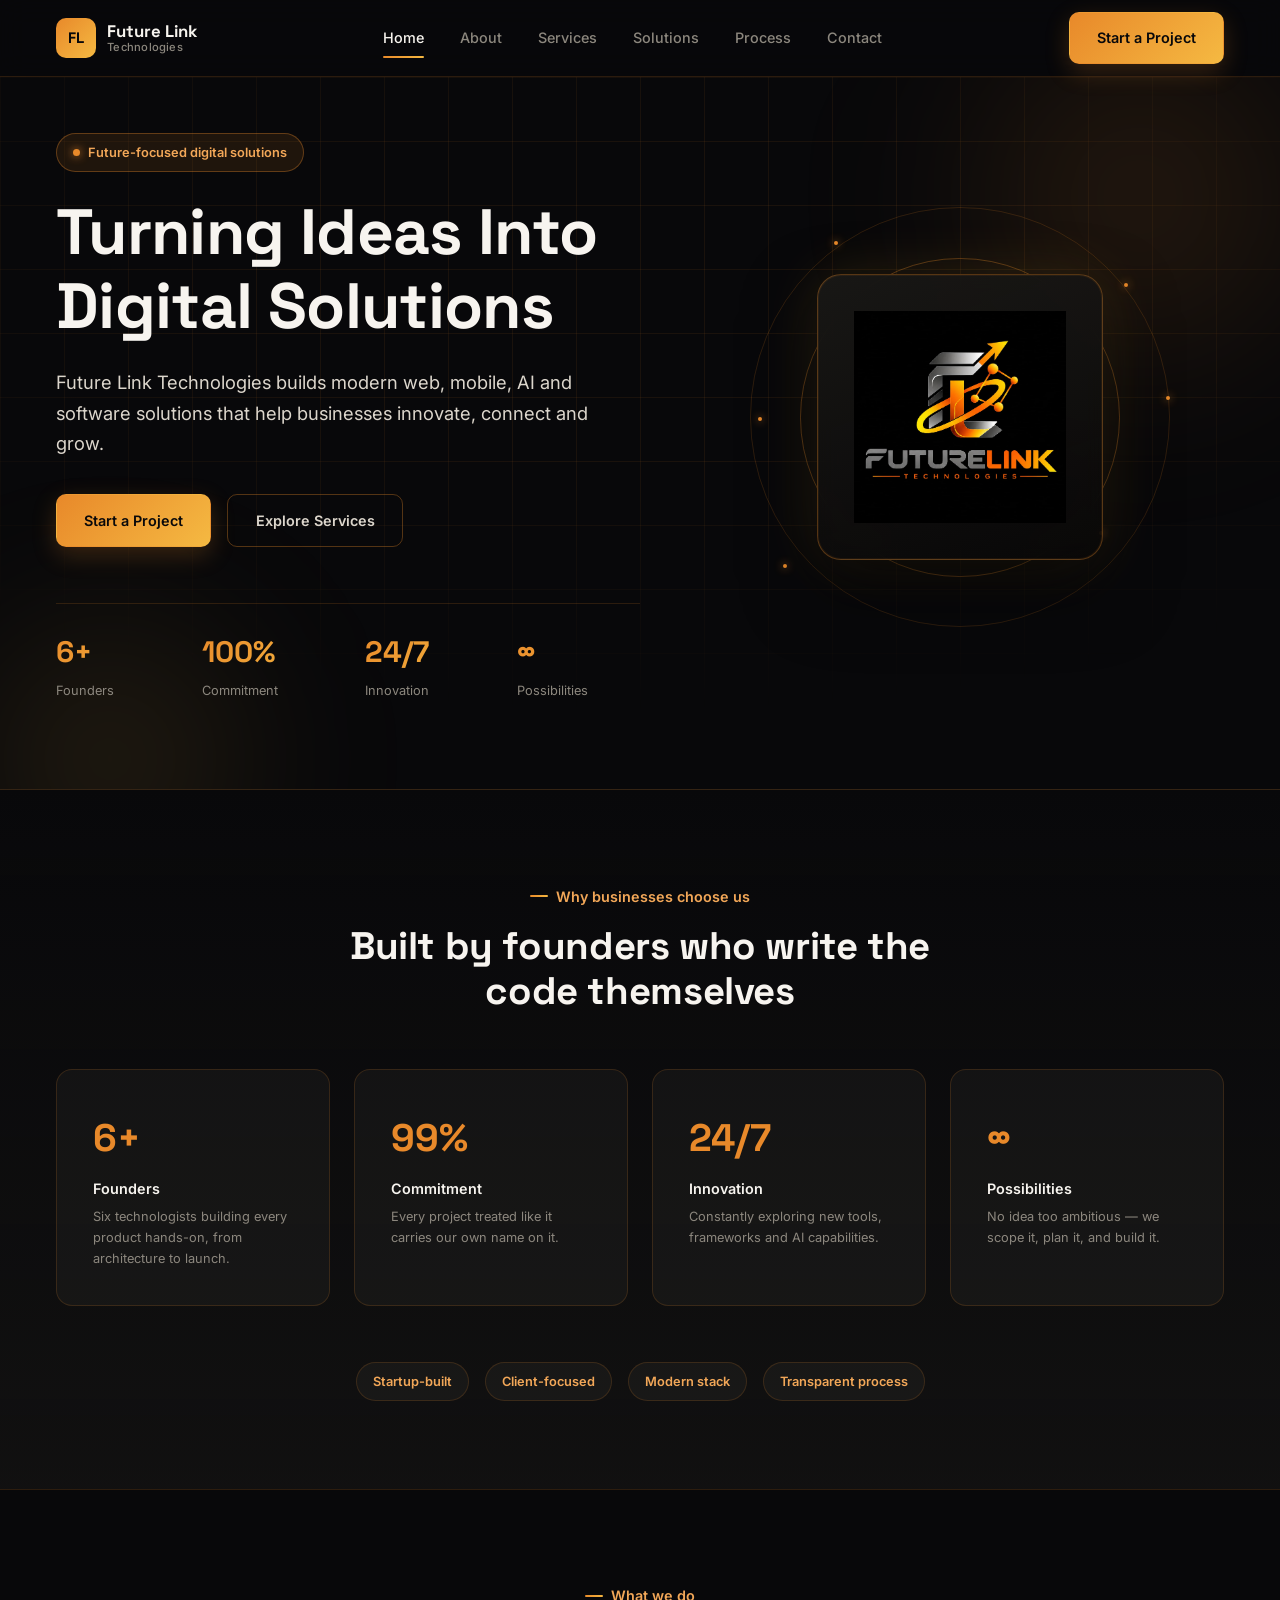
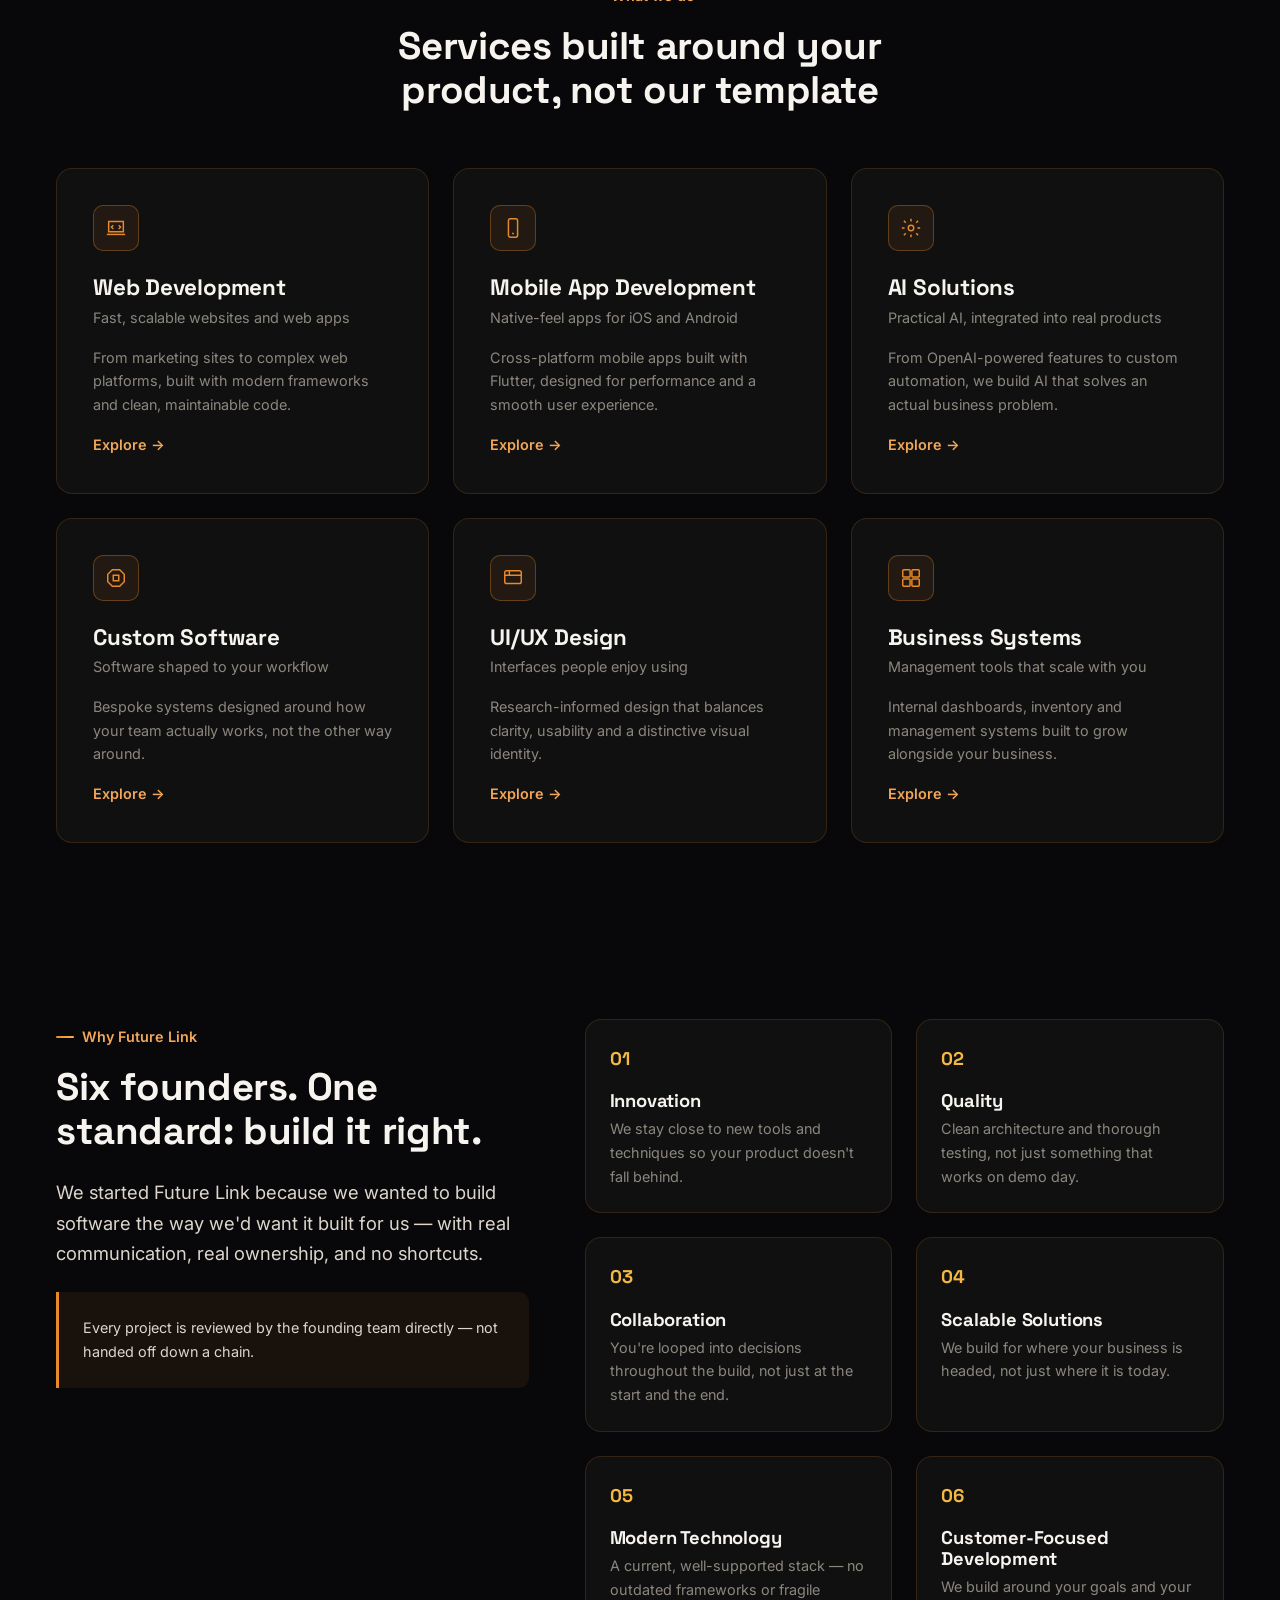
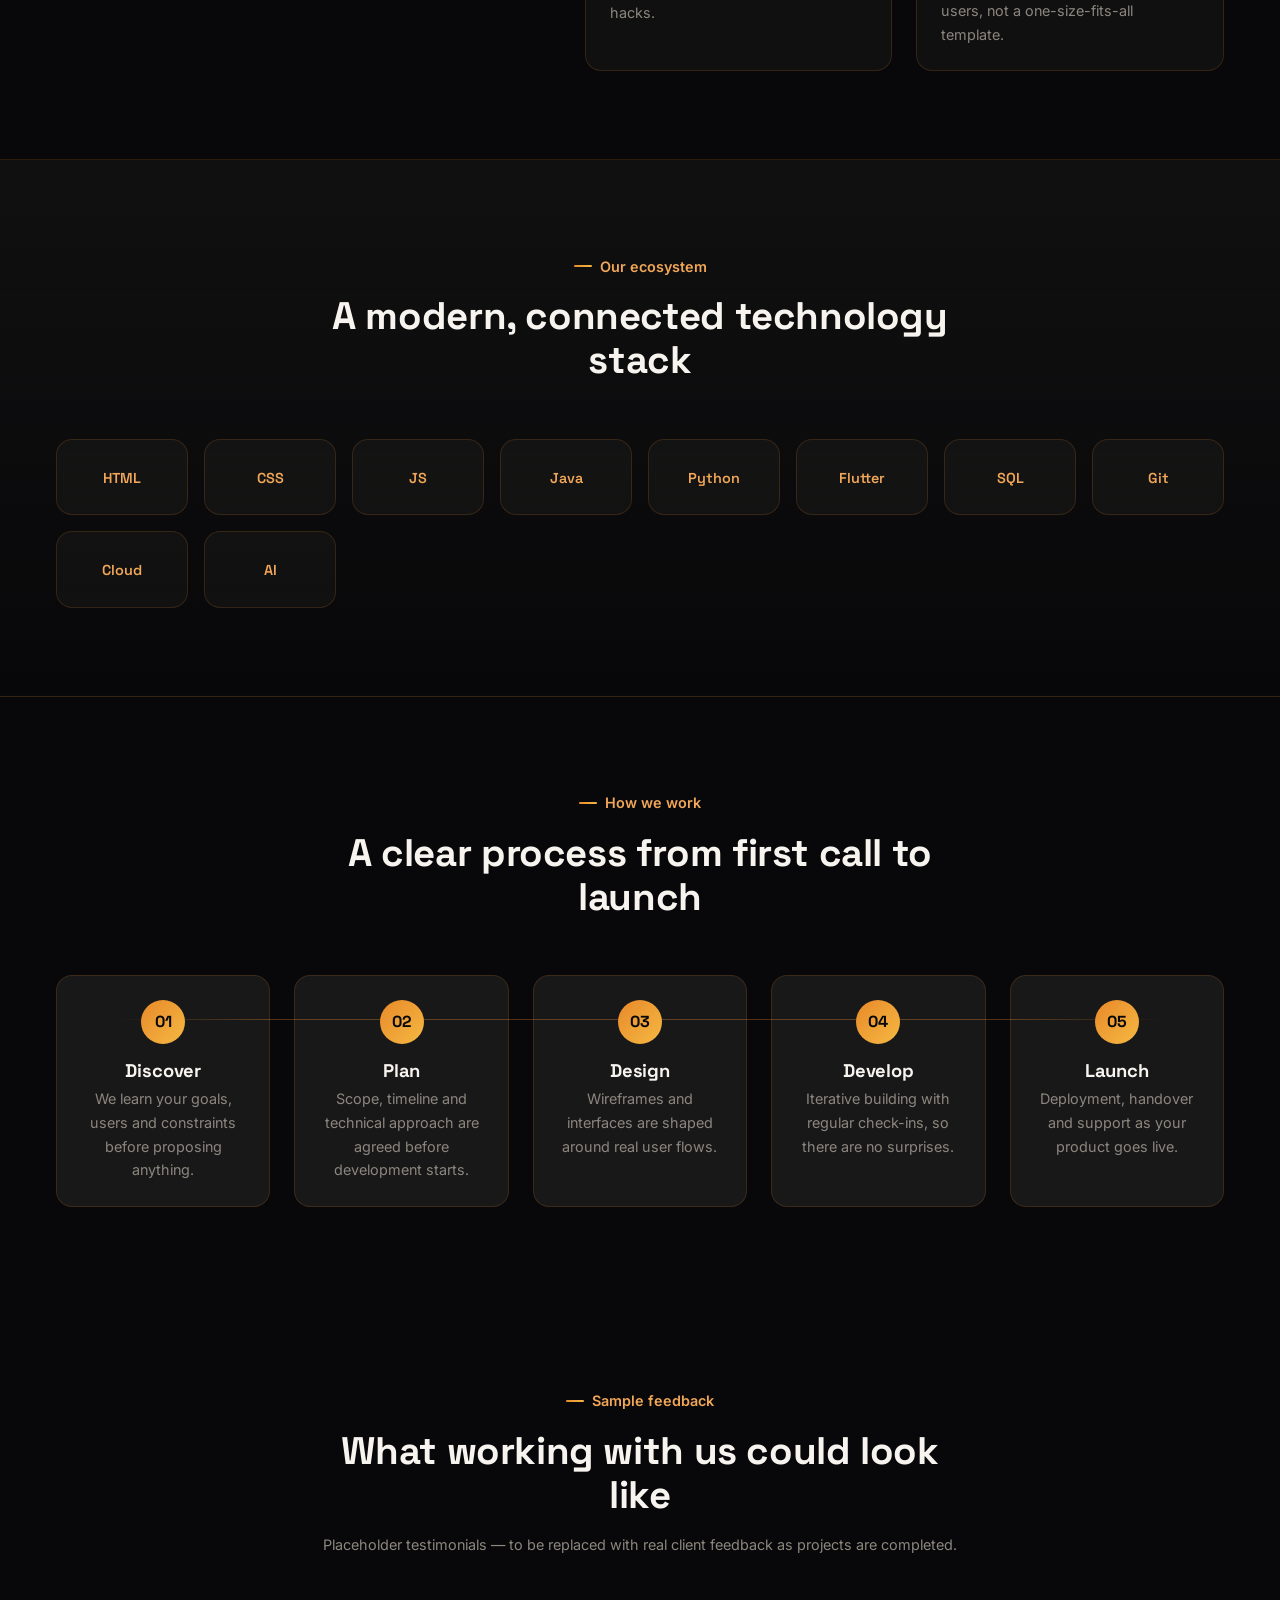
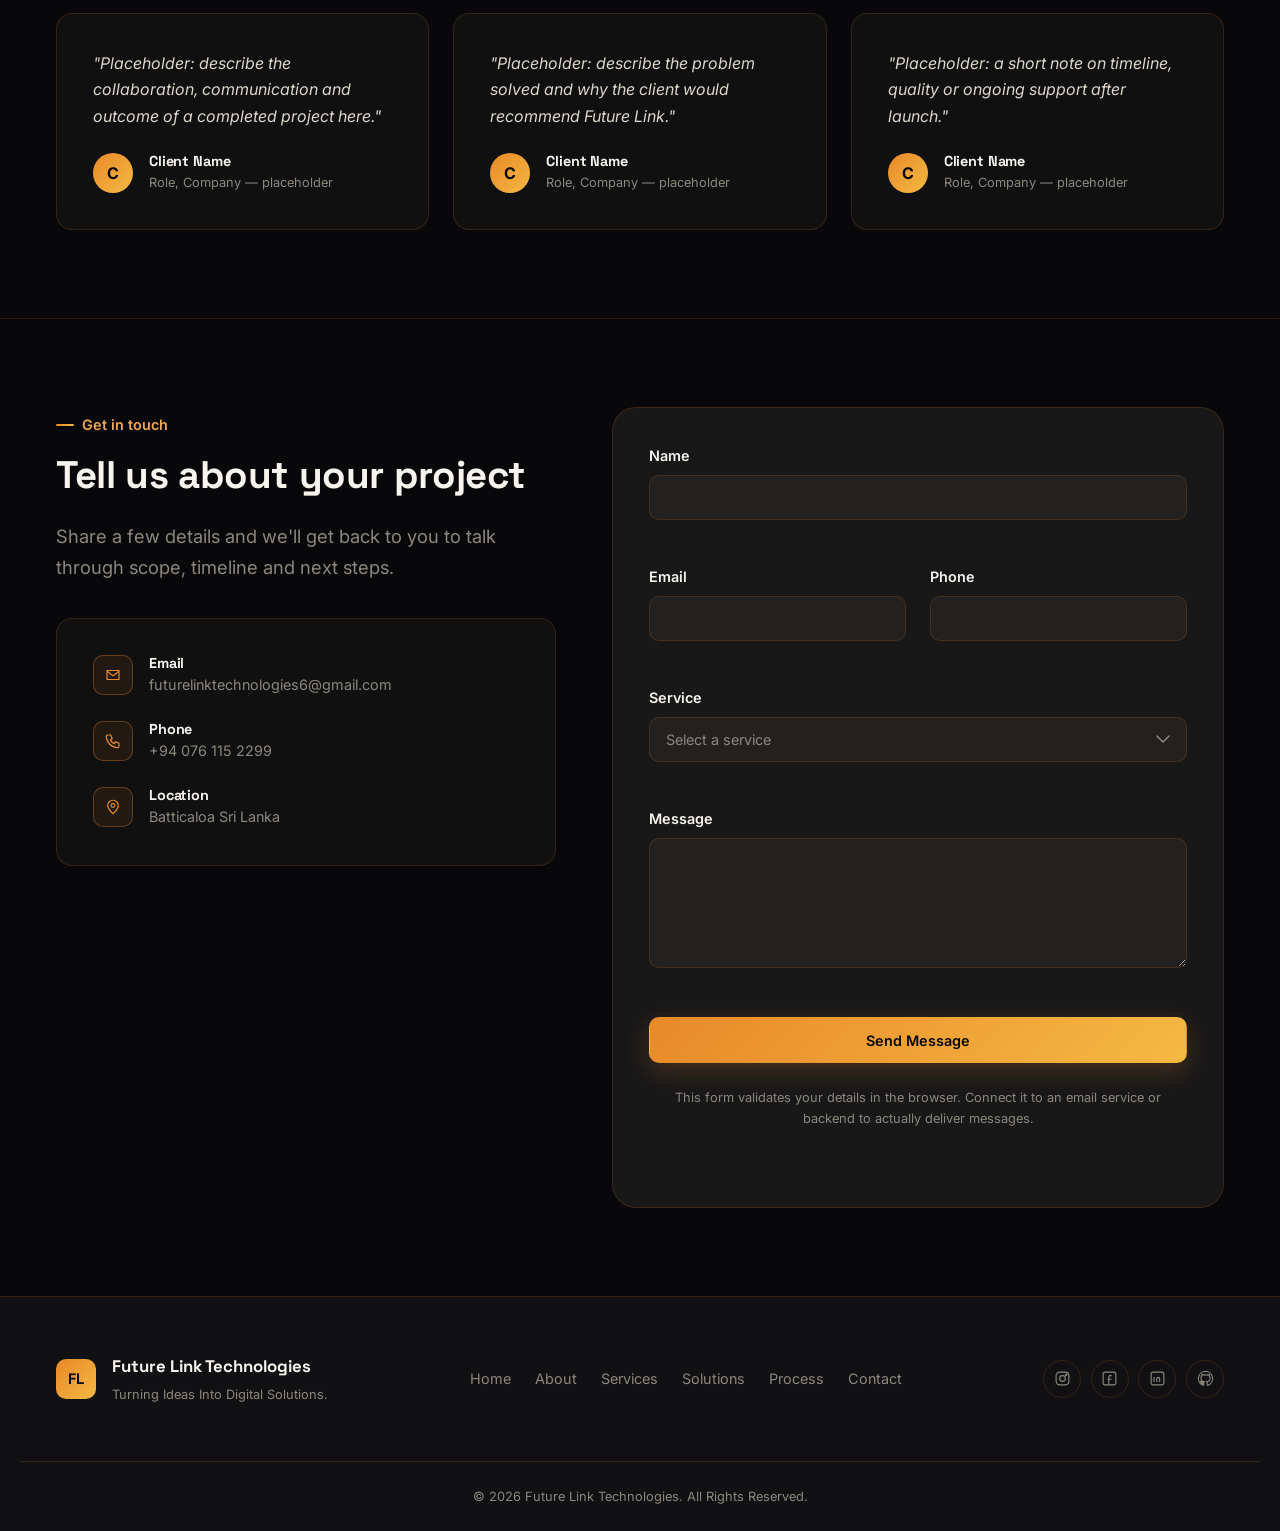
<file: index.html>
<!DOCTYPE html>
<html lang="en">
<head>
  <meta charset="UTF-8">
  <meta name="viewport" content="width=device-width, initial-scale=1.0">
  <title>Future Link Technologies — Turning Ideas Into Digital Solutions</title>
  <meta name="description" content="Future Link Technologies builds modern web, mobile, AI and software solutions that help businesses innovate, connect and grow.">

  <!-- Open Graph -->
  <meta property="og:type" content="website">
  <meta property="og:title" content="Future Link Technologies — Turning Ideas Into Digital Solutions">
  <meta property="og:description" content="A young software studio building web, mobile, AI and custom software solutions for growing businesses.">
  <meta property="og:image" content="assets/logo.jpg">

  <link rel="icon" href="assets/logo.jpg" type="image/jpeg">
  <link rel="preconnect" href="https://fonts.googleapis.com">
  <link rel="preconnect" href="https://fonts.gstatic.com" crossorigin>
  <link href="https://fonts.googleapis.com/css2?family=Space+Grotesk:wght@500;600;700&family=Inter:wght@400;500;600;700&display=swap" rel="stylesheet">

  <link rel="stylesheet" href="style.css">
</head>
<body>

  <!-- Skip link for accessibility -->
  <a class="skip-link" href="#main">Skip to content</a>

  <!-- ================= NAVBAR ================= -->
  <header class="navbar" id="navbar">
    <div class="container navbar-inner">
      <a href="#home" class="navbar-brand">
        <span class="brand-mark" aria-hidden="true">FL</span>
        <span class="brand-name">Future Link<span class="brand-name-sub">Technologies</span></span>
      </a>

      <nav class="nav-links" id="navLinks" aria-label="Primary">
        <a href="#home" class="nav-link active">Home</a>
        <a href="#why" class="nav-link">About</a>
        <a href="#services" class="nav-link">Services</a>
        <a href="#ecosystem" class="nav-link">Solutions</a>
        <a href="#process" class="nav-link">Process</a>
        <a href="#contact" class="nav-link">Contact</a>
      </nav>

      <a href="#contact" class="btn btn-primary navbar-cta">Start a Project</a>

      <button class="nav-toggle" id="navToggle" aria-label="Toggle navigation menu" aria-expanded="false" aria-controls="navLinks">
        <span></span><span></span><span></span>
      </button>
    </div>
  </header>

  <main id="main">

    <!-- ================= HERO ================= -->
    <section class="hero" id="home">
      <div class="hero-bg" aria-hidden="true">
        <div class="hero-grid"></div>
        <div class="hero-glow hero-glow-1"></div>
        <div class="hero-glow hero-glow-2"></div>
      </div>

      <div class="container hero-content">
        <div class="hero-left reveal">
          <span class="badge-pill">Future-focused digital solutions</span>

          <h1 class="hero-title">Turning Ideas Into<br>Digital Solutions</h1>

          <p class="hero-sub">Future Link Technologies builds modern web, mobile, AI and software solutions that help businesses innovate, connect and grow.</p>

          <div class="hero-ctas">
            <a href="#contact" class="btn btn-primary">Start a Project</a>
            <a href="#services" class="btn btn-secondary">Explore Services</a>
          </div>

          <div class="hero-stats">
            <div class="stat-item">
              <div class="stat-value" data-counter data-target="6" data-suffix="+">0</div>
              <div class="stat-label">Founders</div>
            </div>
            <div class="stat-item">
              <div class="stat-value" data-counter data-target="100" data-suffix="%">0</div>
              <div class="stat-label">Commitment</div>
            </div>
            <div class="stat-item">
              <div class="stat-value stat-value-static">24/7</div>
              <div class="stat-label">Innovation</div>
            </div>
            <div class="stat-item">
              <div class="stat-value stat-value-static">&infin;</div>
              <div class="stat-label">Possibilities</div>
            </div>
          </div>
        </div>

        <div class="hero-right reveal" style="--reveal-delay:120ms">
          <div class="logo-showcase">
            <div class="logo-orbit logo-orbit-1" aria-hidden="true"></div>
            <div class="logo-orbit logo-orbit-2" aria-hidden="true"></div>
            <div class="logo-particles" aria-hidden="true">
              <span></span><span></span><span></span><span></span><span></span><span></span>
            </div>

            <div class="logo-frame">
              <!-- Your logo lives at assets/logo.jpg — swap the file to update it -->
              <img src="logo.jpg" alt="Future Link Technologies logo" class="logo-image" width="320" height="320" loading="eager">
            </div>
          </div>
        </div>
      </div>
    </section>

    <!-- ================= TRUST / STATS ================= -->
    <section class="trust" id="trust">
      <div class="container">
        <div class="section-header reveal">
          <span class="section-eyebrow">Why businesses choose us</span>
          <h2>Built by founders who write the code themselves</h2>
        </div>

        <div class="stats-grid">
          <div class="stat-card reveal">
            <div class="stat-card-number" data-counter data-target="6" data-suffix="+">0</div>
            <div class="stat-card-label">Founders</div>
            <p class="stat-card-desc">Six technologists building every product hands-on, from architecture to launch.</p>
          </div>
          <div class="stat-card reveal" style="--reveal-delay:80ms">
            <div class="stat-card-number" data-counter data-target="100" data-suffix="%">0</div>
            <div class="stat-card-label">Commitment</div>
            <p class="stat-card-desc">Every project treated like it carries our own name on it.</p>
          </div>
          <div class="stat-card reveal" style="--reveal-delay:160ms">
            <div class="stat-card-number stat-card-number-static">24/7</div>
            <div class="stat-card-label">Innovation</div>
            <p class="stat-card-desc">Constantly exploring new tools, frameworks and AI capabilities.</p>
          </div>
          <div class="stat-card reveal" style="--reveal-delay:240ms">
            <div class="stat-card-number stat-card-number-static">&infin;</div>
            <div class="stat-card-label">Possibilities</div>
            <p class="stat-card-desc">No idea too ambitious — we scope it, plan it, and build it.</p>
          </div>
        </div>

        <div class="badges-strip reveal">
          <span class="badge">Startup-built</span>
          <span class="badge">Client-focused</span>
          <span class="badge">Modern stack</span>
          <span class="badge">Transparent process</span>
        </div>
      </div>
    </section>

    <!-- ================= SERVICES ================= -->
    <section class="services" id="services">
      <div class="container">
        <div class="section-header reveal">
          <span class="section-eyebrow">What we do</span>
          <h2>Services built around your product, not our template</h2>
        </div>

        <div class="services-grid">

          <article class="service-card reveal">
            <div class="service-icon" aria-hidden="true">
              <svg viewBox="0 0 24 24" fill="none" stroke="currentColor" stroke-width="1.6"><path d="M4 5h16v11H4z"/><path d="M2 19h20"/><path d="M9 9l-2 2 2 2M15 9l2 2-2 2"/></svg>
            </div>
            <h3>Web Development</h3>
            <p class="service-subtitle">Fast, scalable websites and web apps</p>
            <div class="service-content">
              <p>From marketing sites to complex web platforms, built with modern frameworks and clean, maintainable code.</p>
            </div>
            <a href="#contact" class="service-link">Explore &rarr;</a>
          </article>

          <article class="service-card reveal" style="--reveal-delay:60ms">
            <div class="service-icon" aria-hidden="true">
              <svg viewBox="0 0 24 24" fill="none" stroke="currentColor" stroke-width="1.6"><rect x="7" y="2" width="10" height="20" rx="2"/><path d="M11 18h2"/></svg>
            </div>
            <h3>Mobile App Development</h3>
            <p class="service-subtitle">Native-feel apps for iOS and Android</p>
            <div class="service-content">
              <p>Cross-platform mobile apps built with Flutter, designed for performance and a smooth user experience.</p>
            </div>
            <a href="#contact" class="service-link">Explore &rarr;</a>
          </article>

          <article class="service-card reveal" style="--reveal-delay:120ms">
            <div class="service-icon" aria-hidden="true">
              <svg viewBox="0 0 24 24" fill="none" stroke="currentColor" stroke-width="1.6"><circle cx="12" cy="12" r="3"/><path d="M12 2v3M12 19v3M4.2 4.2l2.1 2.1M17.7 17.7l2.1 2.1M2 12h3M19 12h3M4.2 19.8l2.1-2.1M17.7 6.3l2.1-2.1"/></svg>
            </div>
            <h3>AI Solutions</h3>
            <p class="service-subtitle">Practical AI, integrated into real products</p>
            <div class="service-content">
              <p>From OpenAI-powered features to custom automation, we build AI that solves an actual business problem.</p>
            </div>
            <a href="#contact" class="service-link">Explore &rarr;</a>
          </article>

          <article class="service-card reveal" style="--reveal-delay:180ms">
            <div class="service-icon" aria-hidden="true">
              <svg viewBox="0 0 24 24" fill="none" stroke="currentColor" stroke-width="1.6"><path d="M8 3L3 8v8l5 5h8l5-5V8l-5-5z"/><path d="M9 9h6v6H9z"/></svg>
            </div>
            <h3>Custom Software</h3>
            <p class="service-subtitle">Software shaped to your workflow</p>
            <div class="service-content">
              <p>Bespoke systems designed around how your team actually works, not the other way around.</p>
            </div>
            <a href="#contact" class="service-link">Explore &rarr;</a>
          </article>

          <article class="service-card reveal" style="--reveal-delay:240ms">
            <div class="service-icon" aria-hidden="true">
              <svg viewBox="0 0 24 24" fill="none" stroke="currentColor" stroke-width="1.6"><rect x="3" y="4" width="18" height="14" rx="2"/><path d="M3 9h18M8 4v5"/></svg>
            </div>
            <h3>UI/UX Design</h3>
            <p class="service-subtitle">Interfaces people enjoy using</p>
            <div class="service-content">
              <p>Research-informed design that balances clarity, usability and a distinctive visual identity.</p>
            </div>
            <a href="#contact" class="service-link">Explore &rarr;</a>
          </article>

          <article class="service-card reveal" style="--reveal-delay:300ms">
            <div class="service-icon" aria-hidden="true">
              <svg viewBox="0 0 24 24" fill="none" stroke="currentColor" stroke-width="1.6"><rect x="3" y="3" width="8" height="8" rx="1"/><rect x="13" y="3" width="8" height="8" rx="1"/><rect x="3" y="13" width="8" height="8" rx="1"/><rect x="13" y="13" width="8" height="8" rx="1"/></svg>
            </div>
            <h3>Business Systems</h3>
            <p class="service-subtitle">Management tools that scale with you</p>
            <div class="service-content">
              <p>Internal dashboards, inventory and management systems built to grow alongside your business.</p>
            </div>
            <a href="#contact" class="service-link">Explore &rarr;</a>
          </article>

        </div>
      </div>
    </section>

    <!-- ================= WHY FUTURE LINK ================= -->
    <section class="why-us" id="why">
      <div class="container why-us-content">
        <div class="why-us-left reveal">
          <span class="section-eyebrow">Why Future Link</span>
          <h2>Six founders. One standard: build it right.</h2>
          <p>We started Future Link because we wanted to build software the way we'd want it built for us — with real communication, real ownership, and no shortcuts.</p>
          <div class="why-us-highlight">
            <p>Every project is reviewed by the founding team directly — not handed off down a chain.</p>
          </div>
        </div>

        <div class="why-us-right">
          <div class="benefits-grid">
            <div class="benefit-card reveal">
              <div class="benefit-number">01</div>
              <h3>Innovation</h3>
              <p>We stay close to new tools and techniques so your product doesn't fall behind.</p>
            </div>
            <div class="benefit-card reveal" style="--reveal-delay:60ms">
              <div class="benefit-number">02</div>
              <h3>Quality</h3>
              <p>Clean architecture and thorough testing, not just something that works on demo day.</p>
            </div>
            <div class="benefit-card reveal" style="--reveal-delay:120ms">
              <div class="benefit-number">03</div>
              <h3>Collaboration</h3>
              <p>You're looped into decisions throughout the build, not just at the start and the end.</p>
            </div>
            <div class="benefit-card reveal" style="--reveal-delay:180ms">
              <div class="benefit-number">04</div>
              <h3>Scalable Solutions</h3>
              <p>We build for where your business is headed, not just where it is today.</p>
            </div>
            <div class="benefit-card reveal" style="--reveal-delay:240ms">
              <div class="benefit-number">05</div>
              <h3>Modern Technology</h3>
              <p>A current, well-supported stack — no outdated frameworks or fragile hacks.</p>
            </div>
            <div class="benefit-card reveal" style="--reveal-delay:300ms">
              <div class="benefit-number">06</div>
              <h3>Customer-Focused Development</h3>
              <p>We build around your goals and your users, not a one-size-fits-all template.</p>
            </div>
          </div>
        </div>
      </div>
    </section>

    <!-- ================= ECOSYSTEM ================= -->
    <section class="ecosystem" id="ecosystem">
      <div class="container">
        <div class="section-header reveal">
          <span class="section-eyebrow">Our ecosystem</span>
          <h2>A modern, connected technology stack</h2>
        </div>

        <div class="ecosystem-visual reveal">
          <div class="ecosystem-grid">
            <div class="ecosystem-node"><span class="ecosystem-icon">HTML</span></div>
            <div class="ecosystem-node"><span class="ecosystem-icon">CSS</span></div>
            <div class="ecosystem-node"><span class="ecosystem-icon">JS</span></div>
            <div class="ecosystem-node"><span class="ecosystem-icon">Java</span></div>
            <div class="ecosystem-node"><span class="ecosystem-icon">Python</span></div>
            <div class="ecosystem-node"><span class="ecosystem-icon">Flutter</span></div>
            <div class="ecosystem-node"><span class="ecosystem-icon">SQL</span></div>
            <div class="ecosystem-node"><span class="ecosystem-icon">Git</span></div>
            <div class="ecosystem-node"><span class="ecosystem-icon">Cloud</span></div>
            <div class="ecosystem-node"><span class="ecosystem-icon">AI</span></div>
          </div>
        </div>
      </div>
    </section>

    <!-- ================= PROCESS ================= -->
    <section class="process" id="process">
      <div class="container">
        <div class="section-header reveal">
          <span class="section-eyebrow">How we work</span>
          <h2>A clear process from first call to launch</h2>
        </div>

        <div class="process-timeline">
          <div class="process-step reveal">
            <div class="process-number">01</div>
            <h3>Discover</h3>
            <p>We learn your goals, users and constraints before proposing anything.</p>
          </div>
          <div class="process-step reveal" style="--reveal-delay:80ms">
            <div class="process-number">02</div>
            <h3>Plan</h3>
            <p>Scope, timeline and technical approach are agreed before development starts.</p>
          </div>
          <div class="process-step reveal" style="--reveal-delay:160ms">
            <div class="process-number">03</div>
            <h3>Design</h3>
            <p>Wireframes and interfaces are shaped around real user flows.</p>
          </div>
          <div class="process-step reveal" style="--reveal-delay:240ms">
            <div class="process-number">04</div>
            <h3>Develop</h3>
            <p>Iterative building with regular check-ins, so there are no surprises.</p>
          </div>
          <div class="process-step reveal" style="--reveal-delay:320ms">
            <div class="process-number">05</div>
            <h3>Launch</h3>
            <p>Deployment, handover and support as your product goes live.</p>
          </div>
        </div>
      </div>
    </section>

    <!-- ================= TESTIMONIALS ================= -->
    <section class="testimonials" id="testimonials">
      <div class="container">
        <div class="section-header reveal">
          <span class="section-eyebrow">Sample feedback</span>
          <h2>What working with us could look like</h2>
          <p class="testimonials-note">Placeholder testimonials — to be replaced with real client feedback as projects are completed.</p>
        </div>

        <div class="testimonials-grid">
          <div class="testimonial-card reveal">
            <p class="testimonial-text">"Placeholder: describe the collaboration, communication and outcome of a completed project here."</p>
            <div class="testimonial-author">
              <div class="author-avatar">C</div>
              <div class="author-info">
                <h4>Client Name</h4>
                <p>Role, Company — placeholder</p>
              </div>
            </div>
          </div>
          <div class="testimonial-card reveal" style="--reveal-delay:100ms">
            <p class="testimonial-text">"Placeholder: describe the problem solved and why the client would recommend Future Link."</p>
            <div class="testimonial-author">
              <div class="author-avatar">C</div>
              <div class="author-info">
                <h4>Client Name</h4>
                <p>Role, Company — placeholder</p>
              </div>
            </div>
          </div>
          <div class="testimonial-card reveal" style="--reveal-delay:200ms">
            <p class="testimonial-text">"Placeholder: a short note on timeline, quality or ongoing support after launch."</p>
            <div class="testimonial-author">
              <div class="author-avatar">C</div>
              <div class="author-info">
                <h4>Client Name</h4>
                <p>Role, Company — placeholder</p>
              </div>
            </div>
          </div>
        </div>
      </div>
    </section>

    <!-- ================= CONTACT ================= -->
    <section class="contact" id="contact">
      <div class="container contact-content">
        <div class="contact-left reveal">
          <span class="section-eyebrow">Get in touch</span>
          <h2>Tell us about your project</h2>
          <p>Share a few details and we'll get back to you to talk through scope, timeline and next steps.</p>

          <div class="contact-info">
            <div class="contact-details">
              <div class="contact-detail">
                <div class="contact-icon" aria-hidden="true">
                  <svg viewBox="0 0 24 24" fill="none" stroke="currentColor" stroke-width="1.6"><path d="M4 6h16v12H4z"/><path d="M4 7l8 6 8-6"/></svg>
                </div>
                <div class="contact-text">
                  <h4>Email</h4>
                  <p>futurelinktechnologies6@gmail.com</p>
                </div>
              </div>
              <div class="contact-detail">
                <div class="contact-icon" aria-hidden="true">
                  <svg viewBox="0 0 24 24" fill="none" stroke="currentColor" stroke-width="1.6"><path d="M5 4h4l2 5-2.5 1.5a11 11 0 0 0 5 5L15 13l5 2v4a2 2 0 0 1-2 2A16 16 0 0 1 3 6a2 2 0 0 1 2-2z"/></svg>
                </div>
                <div class="contact-text">
                  <h4>Phone</h4>
                  <p>+94 076 115 2299</p>
                </div>
              </div>
              <div class="contact-detail">
                <div class="contact-icon" aria-hidden="true">
                  <svg viewBox="0 0 24 24" fill="none" stroke="currentColor" stroke-width="1.6"><path d="M12 21s7-6.3 7-11a7 7 0 1 0-14 0c0 4.7 7 11 7 11z"/><circle cx="12" cy="10" r="2.5"/></svg>
                </div>
                <div class="contact-text">
                  <h4>Location</h4>
                  <p> Batticaloa Sri Lanka</p>
                </div>
              </div>
            </div>
          </div>
        </div>

        <form class="contact-form reveal" id="contactForm" novalidate style="--reveal-delay:120ms">
          <div class="form-group">
            <label class="form-label" for="name">Name</label>
            <input class="form-input" type="text" id="name" name="name" required>
            <span class="form-error" id="nameError"></span>
          </div>

          <div class="form-group-row">
            <div class="form-group">
              <label class="form-label" for="email">Email</label>
              <input class="form-input" type="email" id="email" name="email" required>
              <span class="form-error" id="emailError"></span>
            </div>
            <div class="form-group">
              <label class="form-label" for="phone">Phone</label>
              <input class="form-input" type="tel" id="phone" name="phone">
              <span class="form-error" id="phoneError"></span>
            </div>
          </div>

          <div class="form-group">
            <label class="form-label" for="service">Service</label>
            <select class="form-select" id="service" name="service" required>
              <option value="" disabled selected>Select a service</option>
              <option value="web">Web Development</option>
              <option value="mobile">Mobile App Development</option>
              <option value="ai">AI Solutions</option>
              <option value="custom">Custom Software</option>
              <option value="uiux">UI/UX Design</option>
              <option value="business">Business Systems</option>
              <option value="other">Other</option>
            </select>
            <span class="form-error" id="serviceError"></span>
          </div>

          <div class="form-group">
            <label class="form-label" for="message">Message</label>
            <textarea class="form-textarea" id="message" name="message" rows="5" required></textarea>
            <span class="form-error" id="messageError"></span>
          </div>

          <button type="submit" class="btn btn-primary form-submit">Send Message</button>
          <p class="form-note">This form validates your details in the browser. Connect it to an email service or backend to actually deliver messages.</p>
          <p class="form-success" id="formSuccess" role="status"></p>
        </form>
      </div>
    </section>

  </main>

  <!-- ================= FOOTER ================= -->
  <footer class="footer">
    <div class="container footer-inner">
      <div class="footer-brand">
        <span class="brand-mark" aria-hidden="true">FL</span>
        <div>
          <div class="brand-name-footer">Future Link Technologies</div>
          <p class="footer-tagline">Turning Ideas Into Digital Solutions.</p>
        </div>
      </div>

      <nav class="footer-links" aria-label="Footer">
        <a href="#home">Home</a>
        <a href="#why">About</a>
        <a href="#services">Services</a>
        <a href="#ecosystem">Solutions</a>
        <a href="#process">Process</a>
        <a href="#contact">Contact</a>
      </nav>

      <div class="footer-social" aria-label="Social links">
        <a href="https://www.instagram.com/future_link_technologies?stkn=MW0ycnp6MjljcXdqNA==">
          <svg viewBox="0 0 24 24" fill="none" stroke="currentColor" stroke-width="1.6"><rect x="3" y="3" width="18" height="18" rx="5"/><circle cx="12" cy="12" r="4"/><circle cx="17.3" cy="6.7" r="1"/></svg>
        </a>
        <a href="#" aria-label="Facebook">
          <svg viewBox="0 0 24 24" fill="none" stroke="currentColor" stroke-width="1.6"><path d="M15 8h-2a2 2 0 0 0-2 2v10M9 13h6"/><rect x="3" y="3" width="18" height="18" rx="3"/></svg>
        </a>
        <a href="#" aria-label="LinkedIn">
          <svg viewBox="0 0 24 24" fill="none" stroke="currentColor" stroke-width="1.6"><rect x="3" y="3" width="18" height="18" rx="3"/><path d="M7 10v7M7 7v.01M11 17v-4.5a2 2 0 0 1 4 0V17M11 12.5V17"/></svg>
        </a>
        <a href="#" aria-label="GitHub">
          <svg viewBox="0 0 24 24" fill="none" stroke="currentColor" stroke-width="1.6"><path d="M12 2a10 10 0 0 0-3.16 19.5c.5.1.68-.22.68-.48v-1.7c-2.78.6-3.37-1.34-3.37-1.34-.46-1.16-1.11-1.47-1.11-1.47-.9-.62.07-.6.07-.6 1 .07 1.53 1.03 1.53 1.03.9 1.52 2.34 1.08 2.91.83.09-.65.35-1.08.63-1.33-2.22-.25-4.56-1.11-4.56-4.94 0-1.09.39-1.98 1.03-2.68-.1-.25-.45-1.27.1-2.65 0 0 .84-.27 2.75 1.02a9.5 9.5 0 0 1 5 0c1.91-1.29 2.75-1.02 2.75-1.02.55 1.38.2 2.4.1 2.65.64.7 1.03 1.59 1.03 2.68 0 3.84-2.34 4.68-4.57 4.93.36.31.68.92.68 1.85v2.74c0 .26.18.58.69.48A10 10 0 0 0 12 2z"/></svg>
        </a>
      </div>
    </div>

    <div class="container footer-bottom">
      <p>&copy; 2026 Future Link Technologies. All Rights Reserved.</p>
    </div>
  </footer>

  <button class="scroll-top" id="scrollTop" aria-label="Scroll to top">
    <svg viewBox="0 0 24 24" fill="none" stroke="currentColor" stroke-width="2"><path d="M12 19V5M5 12l7-7 7 7"/></svg>
  </button>

  <script src="script.js"></script>
</body>
</html>
</file>
<file: style.css>
/* =========================================================
   Future Link Technologies — Stylesheet
   Colour system matched to the official logo:
   matte black background, brushed-silver "F" mark,
   amber-to-gold accent gradient.
   ========================================================= */

* { margin: 0; padding: 0; box-sizing: border-box; }

:root {
  /* Core palette — matched to the Future Link Technologies logo
     (matte black, brushed silver "F", amber-to-gold gradient) */
  --bg: #08080A;              /* main background — matte black */
  --bg-secondary: #111113;    /* secondary background — footer, deep sections */
  --surface-alt: #1A1917;     /* tertiary surface tone, used in subtle gradients */

  --primary: #E8892A;         /* primary accent — amber/orange from the logo swoosh */
  --secondary: #F5B942;       /* secondary accent — gold from the logo highlights */
  --primary-light: #F2A758;   /* lighter amber — links, eyebrows, badges */

  --silver: #B7BEC6;          /* cool steel-grey — echoes the metallic "F" mark */
  --silver-light: #E4E8EC;    /* brighter chrome highlight, used sparingly */

  --heading: #F7F4EF;         /* headings — warm off-white */
  --text: #DCD6CC;            /* body text — warm light grey */
  --muted: #8C877E;           /* muted text — warm grey */

  --border: rgba(232, 137, 42, 0.16);
  --border-strong: rgba(232, 137, 42, 0.34);

  --surface: rgba(255, 240, 220, 0.035);
  --surface-strong: rgba(255, 240, 220, 0.07);

  --gradient-primary: linear-gradient(135deg, var(--primary) 0%, var(--secondary) 100%);
  --gradient-metal: linear-gradient(135deg, var(--silver-light) 0%, var(--silver) 100%);

  --font-display: 'Space Grotesk', 'Inter', sans-serif;
  --font-body: 'Inter', sans-serif;

  --fs-xs: 0.8rem;
  --fs-sm: 0.9rem;
  --fs-base: 1rem;
  --fs-lg: 1.15rem;
  --fs-xl: 1.4rem;
  --fs-2xl: 1.85rem;
  --fs-3xl: 2.4rem;
  --fs-4xl: 3.1rem;
  --fs-5xl: clamp(2.6rem, 5vw, 4rem);

  --space-xs: 0.5rem;
  --space-sm: 1rem;
  --space-md: 1.5rem;
  --space-lg: 2.25rem;
  --space-xl: 3.5rem;
  --space-2xl: 5.5rem;

  --radius-sm: 10px;
  --radius-md: 16px;
  --radius-lg: 24px;

  --ease: cubic-bezier(0.22, 1, 0.36, 1);
  --transition: all 0.35s var(--ease);
}

@media (prefers-reduced-motion: reduce) {
  *, *::before, *::after {
    animation-duration: 0.001ms !important;
    animation-iteration-count: 1 !important;
    transition-duration: 0.001ms !important;
    scroll-behavior: auto !important;
  }
}

html { scroll-behavior: smooth; }

body {
  font-family: var(--font-body);
  background: var(--bg);
  color: var(--text);
  line-height: 1.65;
  overflow-x: hidden;
}

.skip-link {
  position: absolute;
  left: -999px;
  top: 0;
  background: var(--primary);
  color: var(--bg);
  padding: 0.6rem 1rem;
  z-index: 999;
  border-radius: 0 0 8px 0;
}
.skip-link:focus { left: 0; }

h1, h2, h3, h4 {
  font-family: var(--font-display);
  line-height: 1.15;
  font-weight: 700;
  color: var(--heading);
  letter-spacing: -0.01em;
}

h1 { font-size: var(--fs-5xl); }
h2 { font-size: var(--fs-3xl); }
h3 { font-size: var(--fs-xl); }

p { color: var(--muted); font-size: var(--fs-base); }

a { color: var(--primary-light); text-decoration: none; transition: var(--transition); }
a:hover { color: var(--primary); }

img { display: block; max-width: 100%; }

:focus-visible {
  outline: 2px solid var(--primary);
  outline-offset: 3px;
  border-radius: 4px;
}

.container {
  max-width: 1240px;
  margin: 0 auto;
  padding: 0 var(--space-lg);
}

section { padding: var(--space-2xl) 0; position: relative; }

.section-header { max-width: 640px; margin: 0 auto var(--space-xl); text-align: center; }
.section-header h2 { margin-top: var(--space-sm); }
.section-eyebrow {
  display: inline-flex;
  align-items: center;
  gap: 0.5rem;
  font-size: var(--fs-sm);
  font-weight: 600;
  color: var(--primary-light);
}
.section-eyebrow::before {
  content: '';
  width: 18px;
  height: 2px;
  background: var(--gradient-primary);
  border-radius: 2px;
}
.testimonials-note { margin-top: var(--space-sm); font-size: var(--fs-sm); }

/* ================= BUTTONS ================= */
.btn {
  display: inline-flex;
  align-items: center;
  justify-content: center;
  gap: 0.5rem;
  padding: 0.85rem 1.7rem;
  border-radius: var(--radius-sm);
  font-family: var(--font-body);
  font-weight: 600;
  font-size: var(--fs-sm);
  cursor: pointer;
  border: 1.5px solid transparent;
  transition: var(--transition);
  white-space: nowrap;
}

.btn-primary {
  background: var(--gradient-primary);
  color: var(--bg);
  box-shadow: 0 8px 24px rgba(232, 137, 42, 0.22);
}
.btn-primary:hover {
  color: var(--bg);
  transform: translateY(-2px);
  box-shadow: 0 12px 32px rgba(232, 137, 42, 0.35);
}

.btn-secondary {
  background: transparent;
  color: var(--text);
  border-color: var(--border-strong);
}
.btn-secondary:hover {
  color: var(--heading);
  border-color: var(--primary);
  background: rgba(232, 137, 42, 0.08);
}

/* ================= NAVBAR ================= */
.navbar {
  position: sticky;
  top: 0;
  z-index: 100;
  background: rgba(8, 8, 10, 0.7);
  backdrop-filter: blur(14px);
  -webkit-backdrop-filter: blur(14px);
  border-bottom: 1px solid var(--border);
  transition: var(--transition);
}

.navbar-inner {
  display: flex;
  align-items: center;
  justify-content: space-between;
  gap: var(--space-md);
  height: 76px;
}

.navbar-brand {
  display: flex;
  align-items: center;
  gap: 0.7rem;
  color: var(--heading);
}
.navbar-brand:hover { color: var(--heading); }

.brand-mark {
  display: inline-flex;
  align-items: center;
  justify-content: center;
  width: 40px;
  height: 40px;
  border-radius: 10px;
  background: var(--gradient-primary);
  color: var(--bg);
  font-family: var(--font-display);
  font-weight: 700;
  font-size: 0.95rem;
  flex-shrink: 0;
}

.brand-name {
  font-family: var(--font-display);
  font-weight: 700;
  font-size: 1.05rem;
  line-height: 1.2;
  display: flex;
  flex-direction: column;
}
.brand-name-sub {
  font-family: var(--font-body);
  font-weight: 500;
  font-size: 0.7rem;
  color: var(--muted);
  letter-spacing: 0.02em;
}

.nav-links {
  display: flex;
  align-items: center;
  gap: var(--space-lg);
}

.nav-link {
  position: relative;
  color: var(--muted);
  font-size: var(--fs-sm);
  font-weight: 500;
  padding: 0.4rem 0;
}
.nav-link::after {
  content: '';
  position: absolute;
  left: 0; bottom: -2px;
  width: 0;
  height: 2px;
  background: var(--gradient-primary);
  transition: width 0.3s var(--ease);
  border-radius: 2px;
}
.nav-link:hover, .nav-link.active { color: var(--heading); }
.nav-link:hover::after, .nav-link.active::after { width: 100%; }

.navbar-cta { flex-shrink: 0; }

.nav-toggle {
  display: none;
  flex-direction: column;
  justify-content: center;
  gap: 5px;
  width: 40px;
  height: 40px;
  background: transparent;
  border: 1px solid var(--border);
  border-radius: 8px;
  cursor: pointer;
}
.nav-toggle span {
  display: block;
  width: 18px;
  height: 2px;
  margin: 0 auto;
  background: var(--silver-light);
  transition: var(--transition);
}
.nav-toggle[aria-expanded="true"] span:nth-child(1) { transform: translateY(7px) rotate(45deg); }
.nav-toggle[aria-expanded="true"] span:nth-child(2) { opacity: 0; }
.nav-toggle[aria-expanded="true"] span:nth-child(3) { transform: translateY(-7px) rotate(-45deg); }

/* ================= HERO ================= */
.hero {
  position: relative;
  padding: var(--space-xl) 0 var(--space-2xl);
  overflow: hidden;
}

.hero-bg { position: absolute; inset: 0; z-index: 0; pointer-events: none; }

.hero-grid {
  position: absolute; inset: 0;
  background-image:
    linear-gradient(var(--border) 1px, transparent 1px),
    linear-gradient(90deg, var(--border) 1px, transparent 1px);
  background-size: 64px 64px;
  mask-image: radial-gradient(ellipse 80% 60% at 50% 30%, black 40%, transparent 100%);
  opacity: 0.5;
}

.hero-glow {
  position: absolute;
  border-radius: 50%;
  filter: blur(80px);
}
.hero-glow-1 {
  width: 480px; height: 480px;
  top: -120px; right: -100px;
  background: radial-gradient(circle, rgba(232, 137, 42, 0.16) 0%, transparent 70%);
}
.hero-glow-2 {
  width: 380px; height: 380px;
  bottom: -160px; left: -80px;
  background: radial-gradient(circle, rgba(245, 185, 66, 0.16) 0%, transparent 70%);
}

.hero-content {
  position: relative;
  z-index: 1;
  display: grid;
  grid-template-columns: 1.05fr 0.95fr;
  gap: var(--space-xl);
  align-items: center;
}

.badge-pill {
  display: inline-flex;
  align-items: center;
  gap: 0.5rem;
  padding: 0.5rem 1rem;
  border-radius: 999px;
  background: rgba(232, 137, 42, 0.1);
  border: 1px solid var(--border-strong);
  font-size: var(--fs-xs);
  font-weight: 600;
  color: var(--primary-light);
  margin-bottom: var(--space-md);
}
.badge-pill::before {
  content: '';
  width: 7px; height: 7px;
  border-radius: 50%;
  background: var(--primary);
  box-shadow: 0 0 10px var(--primary);
}

.hero-title { margin-bottom: var(--space-md); }

.hero-sub {
  font-size: var(--fs-lg);
  color: var(--text);
  max-width: 46ch;
  margin-bottom: var(--space-lg);
}

.hero-ctas {
  display: flex;
  gap: var(--space-sm);
  flex-wrap: wrap;
  margin-bottom: var(--space-xl);
}

.hero-stats {
  display: grid;
  grid-template-columns: repeat(4, auto);
  gap: var(--space-lg);
  border-top: 1px solid var(--border);
  padding-top: var(--space-md);
}
.hero-stats .stat-value {
  font-family: var(--font-display);
  font-size: var(--fs-2xl);
  font-weight: 700;
  color: var(--heading);
  background: var(--gradient-primary);
  -webkit-background-clip: text;
  background-clip: text;
  -webkit-text-fill-color: transparent;
}
.hero-stats .stat-label {
  font-size: var(--fs-xs);
  color: var(--muted);
  margin-top: 0.2rem;
}

/* Logo showcase */
.hero-right { display: flex; justify-content: center; }

.logo-showcase {
  position: relative;
  width: 100%;
  max-width: 420px;
  aspect-ratio: 1 / 1;
  display: flex;
  align-items: center;
  justify-content: center;
}

.logo-orbit {
  position: absolute;
  border: 1px solid var(--border);
  border-radius: 50%;
}
.logo-orbit-1 { inset: 0; animation: spin 40s linear infinite; }
.logo-orbit-2 { inset: 12%; border-color: var(--border-strong); animation: spin 28s linear infinite reverse; }

@keyframes spin { to { transform: rotate(360deg); } }

.logo-particles span {
  position: absolute;
  width: 4px; height: 4px;
  border-radius: 50%;
  background: var(--primary);
  box-shadow: 0 0 8px var(--primary);
  animation: float 6s ease-in-out infinite;
}
.logo-particles span:nth-child(1) { top: 8%;  left: 20%; animation-delay: 0s; }
.logo-particles span:nth-child(2) { top: 18%; right: 10%; animation-delay: 0.8s; }
.logo-particles span:nth-child(3) { bottom: 14%; left: 8%; animation-delay: 1.6s; }
.logo-particles span:nth-child(4) { bottom: 22%; right: 16%; animation-delay: 2.4s; }
.logo-particles span:nth-child(5) { top: 50%; left: 2%; animation-delay: 3.2s; }
.logo-particles span:nth-child(6) { top: 45%; right: 0%; animation-delay: 4s; }

@keyframes float {
  0%, 100% { transform: translateY(0); opacity: 0.4; }
  50% { transform: translateY(-14px); opacity: 1; }
}

.logo-frame {
  position: relative;
  width: 68%;
  aspect-ratio: 1 / 1;
  min-width: 220px;
  max-width: 320px;
  display: flex;
  align-items: center;
  justify-content: center;
  padding: var(--space-lg);
  border-radius: var(--radius-lg);
  background: linear-gradient(160deg, rgba(26, 25, 23, 0.92) 0%, rgba(9, 8, 7, 0.88) 100%);
  border: 1px solid var(--border-strong);
  box-shadow:
    0 0 0 1px rgba(232, 137, 42, 0.08) inset,
    0 30px 70px rgba(0, 0, 0, 0.5),
    0 0 60px rgba(245, 185, 66, 0.14);
  backdrop-filter: blur(10px);
}

.logo-image {
  width: 100%;
  height: 100%;
  object-fit: contain;
}

/* ================= TRUST / STATS ================= */
.trust {
  background: linear-gradient(180deg, transparent 0%, rgba(26, 25, 23, 0.5) 100%);
  border-top: 1px solid var(--border);
  border-bottom: 1px solid var(--border);
}

.stats-grid {
  display: grid;
  grid-template-columns: repeat(auto-fit, minmax(220px, 1fr));
  gap: var(--space-md);
  margin-bottom: var(--space-xl);
}

.stat-card {
  padding: var(--space-lg);
  border: 1px solid var(--border);
  border-radius: var(--radius-md);
  background: var(--surface);
  transition: var(--transition);
}
.stat-card:hover {
  border-color: var(--border-strong);
  transform: translateY(-4px);
  box-shadow: 0 16px 40px rgba(0, 0, 0, 0.35);
}

.stat-card-number, .stat-card-number-static {
  font-family: var(--font-display);
  font-size: var(--fs-3xl);
  font-weight: 700;
  color: var(--primary);
  margin-bottom: var(--space-xs);
}
.stat-card-label { font-weight: 600; color: var(--heading); font-size: var(--fs-sm); margin-bottom: 0.3rem; }
.stat-card-desc { font-size: var(--fs-xs); }

.badges-strip {
  display: flex;
  justify-content: center;
  flex-wrap: wrap;
  gap: var(--space-sm);
}
.badge {
  padding: 0.5rem 1rem;
  border-radius: 999px;
  border: 1px solid var(--border);
  background: var(--surface);
  font-size: var(--fs-xs);
  font-weight: 600;
  color: var(--primary-light);
}

/* ================= SERVICES ================= */
.services-grid {
  display: grid;
  grid-template-columns: repeat(auto-fit, minmax(300px, 1fr));
  gap: var(--space-md);
}

.service-card {
  padding: var(--space-lg);
  border-radius: var(--radius-md);
  border: 1px solid var(--border);
  background: var(--surface);
  display: flex;
  flex-direction: column;
  transition: var(--transition);
}
.service-card:hover {
  border-color: var(--border-strong);
  background: var(--surface-strong);
  transform: translateY(-6px);
  box-shadow: 0 20px 44px rgba(0, 0, 0, 0.4), 0 0 0 1px rgba(232, 137, 42, 0.1) inset;
}

.service-icon {
  width: 46px;
  height: 46px;
  display: flex;
  align-items: center;
  justify-content: center;
  border-radius: var(--radius-sm);
  border: 1px solid var(--border-strong);
  background: rgba(232, 137, 42, 0.08);
  color: var(--primary);
  margin-bottom: var(--space-md);
}
.service-icon svg { width: 22px; height: 22px; }

.service-card h3 { margin-bottom: 0.3rem; }
.service-subtitle { font-size: var(--fs-sm); color: var(--muted); margin-bottom: var(--space-sm); }
.service-content { flex-grow: 1; margin-bottom: var(--space-sm); }
.service-content p { font-size: var(--fs-sm); }
.service-link { font-size: var(--fs-sm); font-weight: 600; }

/* ================= WHY US ================= */
.why-us-content {
  display: grid;
  grid-template-columns: 0.85fr 1.15fr;
  gap: var(--space-xl);
  align-items: start;
}

.why-us-left { position: sticky; top: 110px; }
.why-us-left h2 { margin: var(--space-sm) 0 var(--space-md); }
.why-us-left > p { font-size: var(--fs-lg); color: var(--text); margin-bottom: var(--space-md); }

.why-us-highlight {
  padding: var(--space-md);
  border-left: 3px solid var(--primary);
  background: rgba(232, 137, 42, 0.07);
  border-radius: 0 var(--radius-sm) var(--radius-sm) 0;
}
.why-us-highlight p { color: var(--text); font-size: var(--fs-sm); margin: 0; }

.benefits-grid {
  display: grid;
  grid-template-columns: repeat(auto-fit, minmax(240px, 1fr));
  gap: var(--space-md);
}

.benefit-card {
  padding: var(--space-md);
  border-radius: var(--radius-md);
  border: 1px solid var(--border);
  background: var(--surface);
  transition: var(--transition);
}
.benefit-card:hover { border-color: var(--border-strong); background: var(--surface-strong); }

.benefit-number {
  font-family: var(--font-display);
  font-size: var(--fs-lg);
  font-weight: 700;
  color: var(--secondary);
  margin-bottom: var(--space-sm);
}
.benefit-card h3 { font-size: var(--fs-lg); margin-bottom: 0.35rem; }
.benefit-card p { font-size: var(--fs-sm); }

/* ================= ECOSYSTEM ================= */
.ecosystem {
  background: linear-gradient(180deg, rgba(26, 25, 23, 0.5) 0%, transparent 100%);
  border-top: 1px solid var(--border);
  border-bottom: 1px solid var(--border);
}

.ecosystem-grid {
  display: grid;
  grid-template-columns: repeat(auto-fit, minmax(120px, 1fr));
  gap: var(--space-sm);
}

.ecosystem-node {
  padding: var(--space-md) var(--space-sm);
  text-align: center;
  border-radius: var(--radius-md);
  border: 1px solid var(--border);
  background: var(--surface);
  transition: var(--transition);
}
.ecosystem-node:hover {
  border-color: var(--primary);
  box-shadow: 0 0 24px rgba(232, 137, 42, 0.18);
  transform: translateY(-3px);
}
.ecosystem-icon {
  font-family: var(--font-display);
  font-weight: 600;
  font-size: var(--fs-sm);
  color: var(--primary-light);
}

/* ================= PROCESS ================= */
.process-timeline {
  position: relative;
  display: grid;
  grid-template-columns: repeat(5, 1fr);
  gap: var(--space-md);
}
.process-timeline::before {
  content: '';
  position: absolute;
  top: 44px;
  left: 5%;
  right: 5%;
  height: 1px;
  background: linear-gradient(90deg, transparent, var(--border-strong) 15%, var(--border-strong) 85%, transparent);
  z-index: 0;
}

.process-step {
  position: relative;
  z-index: 1;
  padding: var(--space-md);
  border-radius: var(--radius-md);
  border: 1px solid var(--border);
  background: var(--surface-strong);
  text-align: center;
  transition: var(--transition);
}
.process-step:hover { border-color: var(--border-strong); transform: translateY(-4px); }

.process-number {
  width: 44px; height: 44px;
  margin: 0 auto var(--space-sm);
  display: flex; align-items: center; justify-content: center;
  border-radius: 50%;
  background: var(--gradient-primary);
  color: var(--bg);
  font-family: var(--font-display);
  font-weight: 700;
}
.process-step h3 { font-size: var(--fs-lg); margin-bottom: 0.35rem; }
.process-step p { font-size: var(--fs-sm); }

/* ================= TESTIMONIALS ================= */
.testimonials-grid {
  display: grid;
  grid-template-columns: repeat(auto-fit, minmax(300px, 1fr));
  gap: var(--space-md);
}

.testimonial-card {
  padding: var(--space-lg);
  border-radius: var(--radius-md);
  border: 1px solid var(--border);
  background: var(--surface);
  transition: var(--transition);
}
.testimonial-card:hover { border-color: var(--border-strong); }

.testimonial-text {
  font-style: italic;
  color: var(--text);
  margin-bottom: var(--space-md);
}

.testimonial-author { display: flex; align-items: center; gap: var(--space-sm); }
.author-avatar {
  width: 40px; height: 40px;
  border-radius: 50%;
  display: flex; align-items: center; justify-content: center;
  background: var(--gradient-primary);
  color: var(--bg);
  font-weight: 700;
  flex-shrink: 0;
}
.author-info h4 { font-size: var(--fs-sm); margin-bottom: 0.15rem; }
.author-info p { font-size: var(--fs-xs); }

/* ================= CONTACT ================= */
.contact { border-top: 1px solid var(--border); }

.contact-content {
  display: grid;
  grid-template-columns: 0.9fr 1.1fr;
  gap: var(--space-xl);
  align-items: start;
}

.contact-left h2 { margin: var(--space-sm) 0 var(--space-md); }
.contact-left > p { font-size: var(--fs-lg); margin-bottom: var(--space-lg); }

.contact-info {
  border: 1px solid var(--border);
  border-radius: var(--radius-md);
  background: var(--surface);
  padding: var(--space-lg);
}
.contact-details { display: flex; flex-direction: column; gap: var(--space-md); }
.contact-detail { display: flex; gap: var(--space-sm); align-items: flex-start; }
.contact-icon {
  width: 40px; height: 40px;
  flex-shrink: 0;
  display: flex; align-items: center; justify-content: center;
  border-radius: var(--radius-sm);
  border: 1px solid var(--border-strong);
  background: rgba(232, 137, 42, 0.08);
  color: var(--primary);
}
.contact-icon svg { width: 18px; height: 18px; }
.contact-text h4 { font-size: var(--fs-sm); margin-bottom: 0.1rem; }
.contact-text p { font-size: var(--fs-sm); }

.contact-form {
  border: 1px solid var(--border);
  border-radius: var(--radius-lg);
  background: var(--surface-strong);
  backdrop-filter: blur(10px);
  padding: var(--space-lg);
  display: flex;
  flex-direction: column;
  gap: var(--space-md);
}

.form-group { display: flex; flex-direction: column; gap: 0.45rem; }
.form-group-row { display: grid; grid-template-columns: 1fr 1fr; gap: var(--space-md); }

.form-label {
  font-size: var(--fs-sm);
  font-weight: 600;
  color: var(--heading);
}

.form-input, .form-select, .form-textarea {
  width: 100%;
  padding: 0.8rem 1rem;
  border-radius: var(--radius-sm);
  border: 1.5px solid var(--border);
  background: rgba(255, 240, 220, 0.04);
  color: var(--text);
  font-family: var(--font-body);
  font-size: var(--fs-sm);
  transition: var(--transition);
}
.form-input::placeholder, .form-textarea::placeholder { color: var(--muted); }

.form-input:focus, .form-select:focus, .form-textarea:focus {
  outline: none;
  border-color: var(--primary);
  background: rgba(255, 240, 220, 0.06);
  box-shadow: 0 0 0 3px rgba(232, 137, 42, 0.14);
}

.form-input.invalid, .form-select.invalid, .form-textarea.invalid {
  border-color: #E2564B;
}
.form-input.invalid:focus, .form-select.invalid:focus, .form-textarea.invalid:focus {
  box-shadow: 0 0 0 3px rgba(226, 86, 75, 0.16);
}

.form-textarea { resize: vertical; min-height: 130px; }

.form-select {
  appearance: none;
  -webkit-appearance: none;
  -moz-appearance: none;
  background-image: url("data:image/svg+xml,%3Csvg xmlns='http://www.w3.org/2000/svg' width='14' height='9' viewBox='0 0 14 9' fill='none'%3E%3Cpath d='M1 1l6 6 6-6' stroke='%238C877E' stroke-width='1.6' stroke-linecap='round' stroke-linejoin='round'/%3E%3C/svg%3E");
  background-repeat: no-repeat;
  background-position: right 1rem center;
  padding-right: 2.5rem;
  cursor: pointer;
}
.form-select:invalid { color: var(--muted); }
.form-select option { background: var(--bg-secondary); color: var(--text); }

.form-error {
  min-height: 1.1em;
  font-size: var(--fs-xs);
  color: #E2564B;
}

.form-submit { width: 100%; margin-top: 0.25rem; }
.form-submit:disabled { opacity: 0.7; cursor: progress; transform: none; }

.form-note { font-size: var(--fs-xs); text-align: center; }

.form-success {
  font-size: var(--fs-sm);
  font-weight: 600;
  color: var(--secondary);
  text-align: center;
  min-height: 1.2em;
}

/* ================= FOOTER ================= */
.footer {
  background: var(--bg-secondary);
  border-top: 1px solid var(--border);
  padding-top: var(--space-xl);
}

.footer-inner {
  display: flex;
  align-items: center;
  justify-content: space-between;
  flex-wrap: wrap;
  gap: var(--space-lg);
  padding-bottom: var(--space-xl);
}

.footer-brand { display: flex; align-items: center; gap: var(--space-sm); }
.brand-name-footer { font-family: var(--font-display); font-weight: 700; color: var(--heading); font-size: 1.05rem; }
.footer-tagline { font-size: var(--fs-xs); margin-top: 0.2rem; }

.footer-links { display: flex; flex-wrap: wrap; gap: var(--space-md); }
.footer-links a { font-size: var(--fs-sm); color: var(--muted); }
.footer-links a:hover { color: var(--primary-light); }

.footer-social { display: flex; gap: 0.6rem; }
.footer-social a {
  width: 38px; height: 38px;
  display: flex; align-items: center; justify-content: center;
  border-radius: 50%;
  border: 1px solid var(--border);
  color: var(--muted);
  transition: var(--transition);
}
.footer-social a:hover { color: var(--primary); border-color: var(--border-strong); }
.footer-social svg { width: 17px; height: 17px; }

.footer-bottom {
  border-top: 1px solid var(--border);
  padding: var(--space-md) 0;
  text-align: center;
}
.footer-bottom p { font-size: var(--fs-xs); }

/* ================= SCROLL TO TOP ================= */
.scroll-top {
  position: fixed;
  right: 1.5rem;
  bottom: 1.5rem;
  width: 46px;
  height: 46px;
  border-radius: 50%;
  display: flex;
  align-items: center;
  justify-content: center;
  background: var(--gradient-primary);
  color: var(--bg);
  border: none;
  cursor: pointer;
  opacity: 0;
  visibility: hidden;
  transform: translateY(10px);
  transition: var(--transition);
  box-shadow: 0 10px 26px rgba(232, 137, 42, 0.3);
  z-index: 90;
}
.scroll-top.visible { opacity: 1; visibility: visible; transform: translateY(0); }
.scroll-top:hover { transform: translateY(-3px); box-shadow: 0 14px 32px rgba(232, 137, 42, 0.4); }
.scroll-top svg { width: 20px; height: 20px; }

/* ================= SCROLL REVEAL ================= */
.reveal {
  opacity: 0;
  transform: translateY(24px);
  transition: opacity 0.7s var(--ease), transform 0.7s var(--ease);
  transition-delay: var(--reveal-delay, 0ms);
}
.reveal.is-visible { opacity: 1; transform: translateY(0); }

/* =========================================================
   RESPONSIVE — tablet, mobile
   ========================================================= */

@media (max-width: 1080px) {
  .hero-content { grid-template-columns: 1fr; }
  .hero-right { order: -1; }
  .logo-showcase { max-width: 300px; margin: 0 auto; }
  .hero-left { text-align: left; }

  .why-us-content { grid-template-columns: 1fr; }
  .why-us-left { position: static; }

  .contact-content { grid-template-columns: 1fr; }

  .process-timeline { grid-template-columns: repeat(3, 1fr); row-gap: var(--space-lg); }
  .process-timeline::before { display: none; }
}

@media (max-width: 900px) {
  .navbar-cta { display: none; }

  .nav-toggle { display: flex; }

  .nav-links {
    position: fixed;
    top: 76px;
    left: 0;
    right: 0;
    flex-direction: column;
    align-items: stretch;
    gap: 0;
    background: rgba(8, 8, 10, 0.98);
    backdrop-filter: blur(14px);
    border-bottom: 1px solid var(--border);
    max-height: 0;
    overflow: hidden;
    transition: max-height 0.35s var(--ease);
  }
  .nav-links.open { max-height: 420px; }

  .nav-link {
    padding: 1rem var(--space-lg);
    border-bottom: 1px solid var(--border);
  }
  .nav-link::after { display: none; }
}

@media (max-width: 700px) {
  :root {
    --space-2xl: 3.5rem;
    --space-xl: 2.25rem;
    --fs-3xl: 2rem;
  }

  .container { padding: 0 var(--space-md); }
  .navbar-inner { height: 68px; }

  .hero { padding: var(--space-lg) 0 var(--space-xl); }
  .hero-stats { grid-template-columns: repeat(2, auto); row-gap: var(--space-md); }
  .hero-ctas { flex-direction: column; align-items: stretch; }
  .hero-ctas .btn { width: 100%; }

  .process-timeline { grid-template-columns: repeat(2, 1fr); }

  .form-group-row { grid-template-columns: 1fr; }

  .footer-inner { flex-direction: column; text-align: center; }
  .footer-links { justify-content: center; }
}

@media (max-width: 480px) {
  .badge-pill { font-size: 0.72rem; }
  .process-timeline { grid-template-columns: 1fr; }
  .logo-showcase { max-width: 240px; }
  .scroll-top { right: 1rem; bottom: 1rem; width: 42px; height: 42px; }
  .stats-grid, .services-grid, .testimonials-grid { grid-template-columns: 1fr; }
}
</file>
